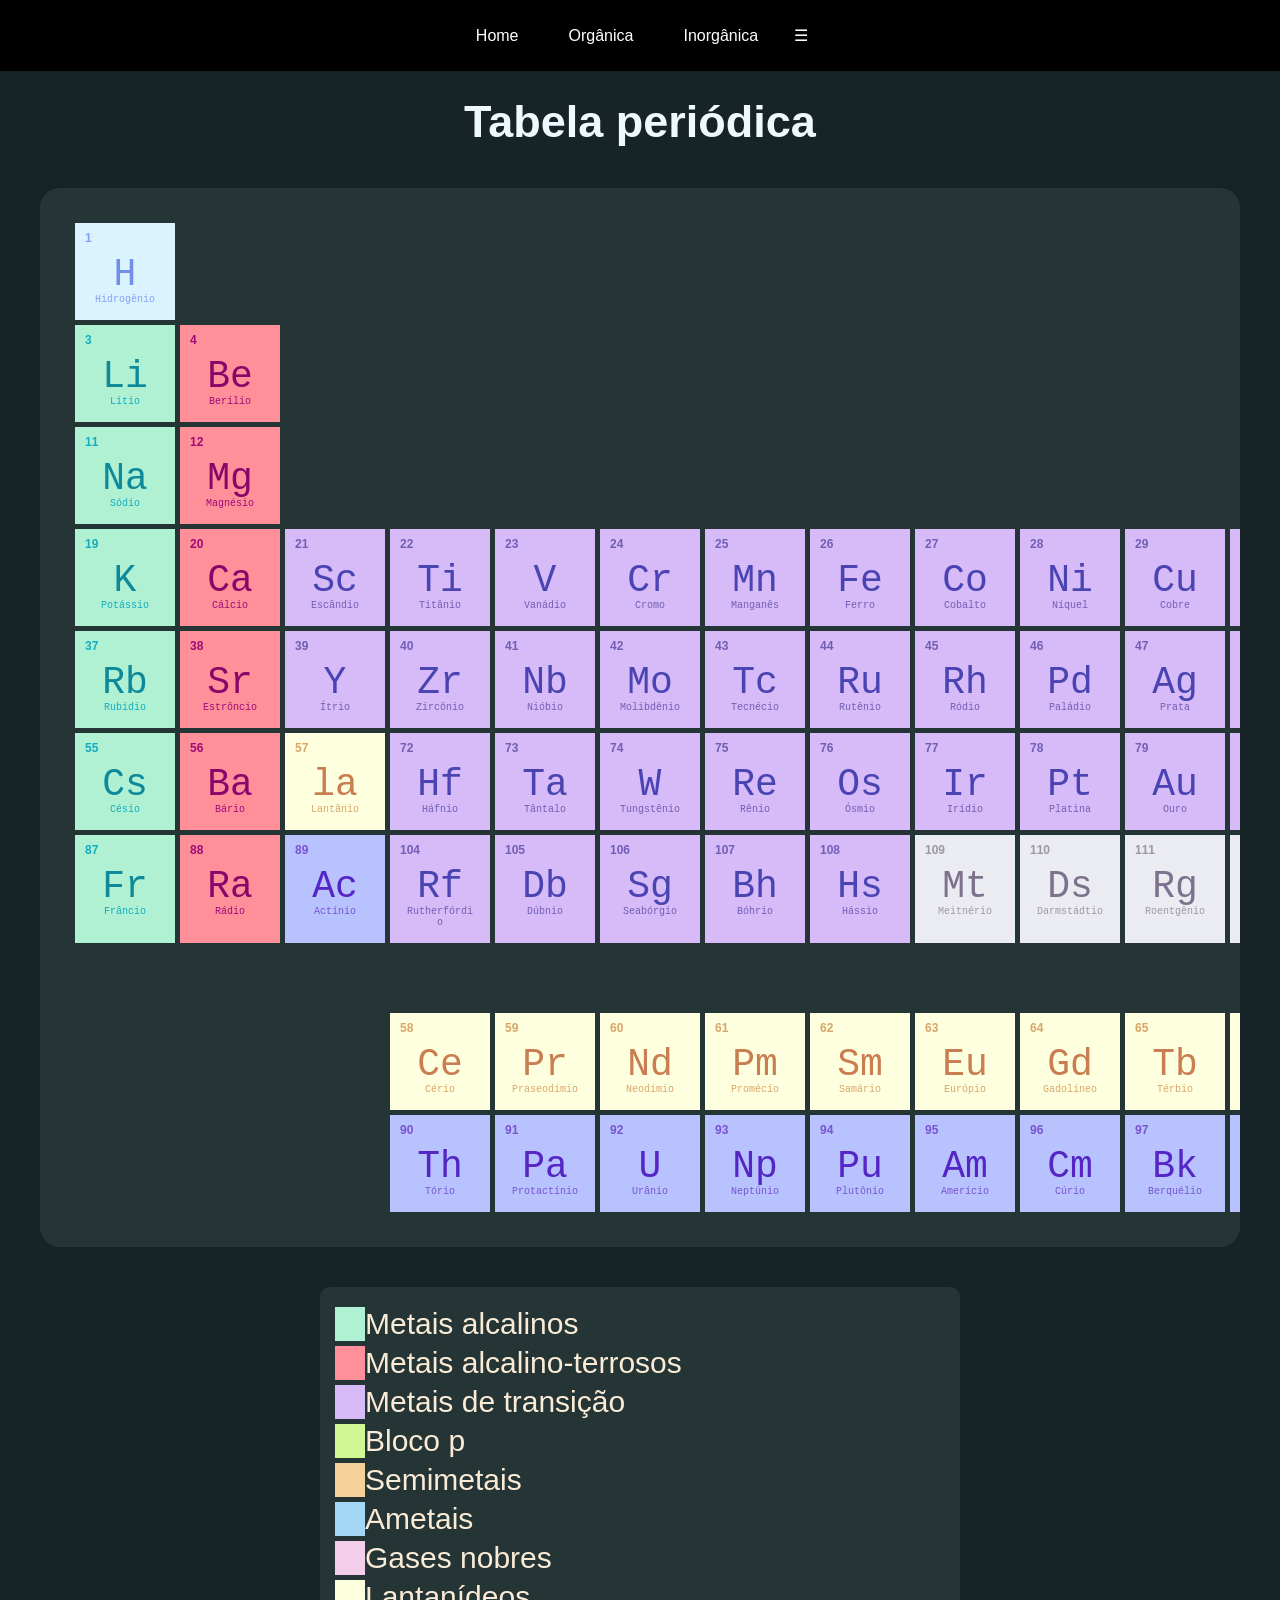
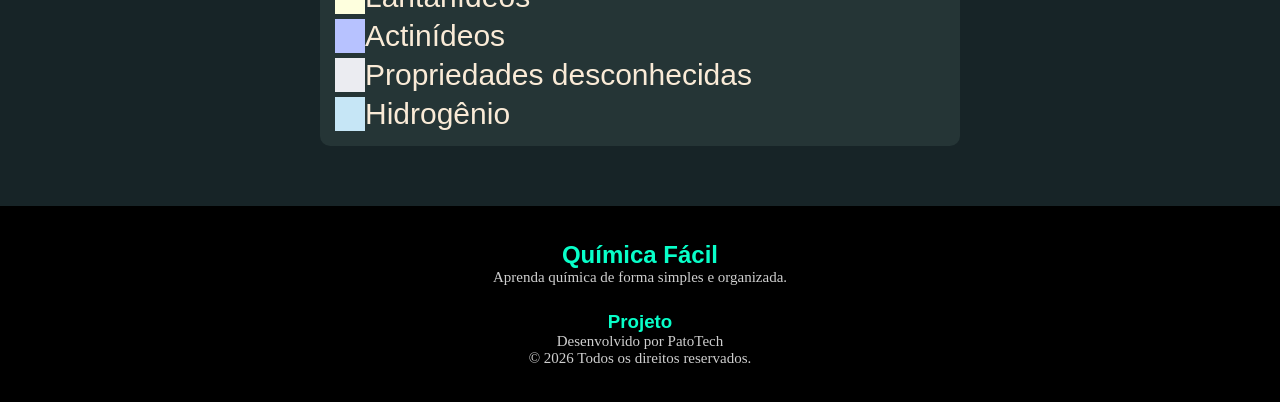
<file: tabelaPeriodica.html>
<!DOCTYPE html>
<html lang="pt-br">

<head>
    <meta charset="UTF-8">
    <meta name="viewport" content="width=device-width, initial-scale=1.0">
    <title>Tabela Periódica</title>
    <link rel="stylesheet" href="./style2.css">
</head>

<body>
    <header>
        <div class="all-menu">
            <nav>
                <ul class="ul-menu">
                    <li><a href="./index.html"><button class="btn-padrao">Home</button></a></li>
                    <li><a href="./organica.html"><button class="btn-padrao">Orgânica</button></a></li>
                    <li><a href="./inorganica.html"><button class="btn-padrao">Inorgânica</button></a></li>
                </ul>
            </nav>
            <div class="dropdown">
                <button class="dropbtn">☰</button>
                <div class="dropdown-content">
                    <a href="./tabelaPeriodica.html">Tabela periódica</a>
                    <a href="#">Diagrama de Linus Pauling</a>
                    <a href="#">Dev</a>
                </div>
            </div>
        </div>
    </header>
    <h1 class="tabelah1">Tabela periódica</h1>
    <main>
        <table>
            <colgroup>
                <col>
                <col>
                <col>
                <col>
                <col>
                <col>
                <col>
                <col>
                <col>
                <col>
                <col>
                <col>
                <col>
                <col>
                <col>
                <col>
                <col>
                <col>
            </colgroup>
            <tbody></tbody>
            <tr>
                <!-- Coluna 1 -->
                <td class="hidrogenio">
                    <span class="n-atomico">1</span><br>
                    <p class="sigla">H</p>
                    <p class="nome">Hidrogênio</p>
                </td>

                <!-- Colunas de 2 a 17 (Vão central invisível) -->
                <td colspan="16" class="vazio"></td>

                <!-- Coluna 18 -->
                <td class="gases-nobres">
                    <span class="n-atomico">2</span><br>
                    <p class="sigla">He</p>
                    <p class="nome">Hélio</p>
                </td>
            </tr>
            <tr>
                <!-- Coluna 1 da linha 2 -->
                <td class="metais-alcalinos">
                    <span class="n-atomico">3</span><br>
                    <p class="sigla">Li</p>
                    <p class="nome">Lítio</p>
                </td>
                <td class="metais-alcalinoterrosos">
                    <span class="n-atomico">4</span><br>
                    <p class="sigla">Be</p>
                    <p class="nome">Berílio</p>
                </td>
                <td colspan="10" class="vazio"></td>
                <td class="semimetais">
                    <span class="n-atomico">5</span><br>
                    <p class="sigla">B</p>
                    <p class="nome">Boro</p>
                </td>
                <td class="ametais">
                    <span class="n-atomico">6</span><br>
                    <p class="sigla">C</p>
                    <p class="nome">Carbono</p>
                </td>
                <td class="ametais">
                    <span class="n-atomico">7</span><br>
                    <p class="sigla">N</p>
                    <p class="nome">Nitrogênio</p>
                </td>
                <td class="ametais">
                    <span class="n-atomico">8</span><br>
                    <p class="sigla">O</p>
                    <p class="nome">Oxigênio</p>
                </td>
                <td class="ametais">
                    <span class="n-atomico">9</span><br>
                    <p class="sigla">F</p>
                    <p class="nome">Flúor</p>
                </td>
                <td class="gases-nobres">
                    <span class="n-atomico">10</span><br>
                    <p class="sigla">Ne</p>
                    <p class="nome">Neônio</p>
                </td>
            </tr>

            <tr>
                <td class="metais-alcalinos">
                    <span class="n-atomico">11</span><br>
                    <p class="sigla">Na</p>
                    <p class="nome">Sódio</p>
                </td>
                <td class="metais-alcalinoterrosos">
                    <span class="n-atomico">12</span><br>
                    <p class="sigla">Mg</p>
                    <p class="nome">Magnésio</p>
                </td>
                <td colspan="10" class="vazio"></td>
                <td class="bloco-p">
                    <span class="n-atomico">13</span><br>
                    <p class="sigla">Al</p>
                    <p class="nome">Alumínio</p>
                </td>
                <td class="semimetais">
                    <span class="n-atomico">14</span><br>
                    <p class="sigla">Si</p>
                    <p class="nome">Silício</p>
                </td>
                <td class="ametais">
                    <span class="n-atomico">15</span><br>
                    <p class="sigla">P</p>
                    <p class="nome">Fósforo</p>
                </td>
                <td class="ametais">
                    <span class="n-atomico">16</span><br>
                    <p class="sigla">S</p>
                    <p class="nome">Enxofre</p>
                </td>
                <td class="ametais">
                    <span class="n-atomico">17</span><br>
                    <p class="sigla">Cl</p>
                    <p class="nome">Cloro</p>
                </td>
                <td class="gases-nobres">
                    <span class="n-atomico">18</span><br>
                    <p class="sigla">Ar</p>
                    <p class="nome">Argônio</p>
                </td>
            </tr>
            <tr>
                <td class="metais-alcalinos">
                    <span class="n-atomico">19</span><br>
                    <p class="sigla">K</p>
                    <p class="nome">Potássio</p>
                </td>
                <td class="metais-alcalinoterrosos">
                    <span class="n-atomico">20</span><br>
                    <p class="sigla">Ca</p>
                    <p class="nome">Cálcio</p>
                </td>

                <td class="metal-transicao">
                    <span class="n-atomico">21</span><br>
                    <p class="sigla">Sc</p>
                    <p class="nome">Escândio</p>
                </td>
                <td class="metal-transicao">
                    <span class="n-atomico">22</span><br>
                    <p class="sigla">Ti</p>
                    <p class="nome">Titânio</p>
                </td>
                <td class="metal-transicao">
                    <span class="n-atomico">23</span><br>
                    <p class="sigla">V</p>
                    <p class="nome">Vanádio</p>
                </td>
                <td class="metal-transicao">
                    <span class="n-atomico">24</span><br>
                    <p class="sigla">Cr</p>
                    <p class="nome">Cromo</p>
                </td>
                <td class="metal-transicao">
                    <span class="n-atomico">25</span><br>
                    <p class="sigla">Mn</p>
                    <p class="nome">Manganês</p>
                </td>
                <td class="metal-transicao">
                    <span class="n-atomico">26</span><br>
                    <p class="sigla">Fe</p>
                    <p class="nome">Ferro</p>
                </td>
                <td class="metal-transicao">
                    <span class="n-atomico">27</span><br>
                    <p class="sigla">Co</p>
                    <p class="nome">Cobalto</p>
                </td>
                <td class="metal-transicao">
                    <span class="n-atomico">28</span><br>
                    <p class="sigla">Ni</p>
                    <p class="nome">Níquel</p>
                </td>

                <td class="metal-transicao">
                    <span class="n-atomico">29</span><br>
                    <p class="sigla">Cu</p>
                    <p class="nome">Cobre</p>
                </td>
                <td class="metal-transicao">
                    <span class="n-atomico">30</span><br>
                    <p class="sigla">Zn</p>
                    <p class="nome">Zinco</p>
                </td>
                <td class="bloco-p">
                    <span class="n-atomico">31</span><br>
                    <p class="sigla">Ga</p>
                    <p class="nome">Gálio</p>
                </td>
                <td class="semimetais">
                    <span class="n-atomico">32</span><br>
                    <p class="sigla">Ge</p>
                    <p class="nome">germânio</p>
                </td>
                <td class="semimetais">
                    <span class="n-atomico">33</span><br>
                    <p class="sigla">As</p>
                    <p class="nome">Arsênio</p>
                </td>
                <td class="ametais">
                    <span class="n-atomico">34</span><br>
                    <p class="sigla">Se</p>
                    <p class="nome">Selênio</p>
                </td>
                <td class="ametais">
                    <span class="n-atomico">35</span><br>
                    <p class="sigla">Br</p>
                    <p class="nome">Bromo</p>
                </td>
                <td class="gases-nobres">
                    <span class="n-atomico">36</span><br>
                    <p class="sigla">Kr</p>
                    <p class="nome">Criptônio</p>
                </td>
            </tr>
            <tr>
                <td class="metais-alcalinos">
                    <span class="n-atomico">37</span><br>
                    <p class="sigla">Rb</p>
                    <p class="nome">Rubídio</p>
                </td>
                <td class="metais-alcalinoterrosos">
                    <span class="n-atomico">38</span><br>
                    <p class="sigla">Sr</p>
                    <p class="nome">Estrôncio</p>
                </td>

                <td class="metal-transicao">
                    <span class="n-atomico">39</span><br>
                    <p class="sigla">Y</p>
                    <p class="nome">Ítrio</p>
                </td>
                <td class="metal-transicao">
                    <span class="n-atomico">40</span><br>
                    <p class="sigla">Zr</p>
                    <p class="nome">Zircônio</p>
                </td>
                <td class="metal-transicao">
                    <span class="n-atomico">41</span><br>
                    <p class="sigla">Nb</p>
                    <p class="nome">Nióbio</p>
                </td>
                <td class="metal-transicao">
                    <span class="n-atomico">42</span><br>
                    <p class="sigla">Mo</p>
                    <p class="nome">Molibdênio</p>
                </td>
                <td class="metal-transicao">
                    <span class="n-atomico">43</span><br>
                    <p class="sigla">Tc</p>
                    <p class="nome">Tecnécio</p>
                </td>
                <td class="metal-transicao">
                    <span class="n-atomico">44</span><br>
                    <p class="sigla">Ru</p>
                    <p class="nome">Rutênio</p>
                </td>
                <td class="metal-transicao">
                    <span class="n-atomico">45</span><br>
                    <p class="sigla">Rh</p>
                    <p class="nome">Ródio</p>
                </td>
                <td class="metal-transicao">
                    <span class="n-atomico">46</span><br>
                    <p class="sigla">Pd</p>
                    <p class="nome">Paládio</p>
                </td>

                <td class="metal-transicao">
                    <span class="n-atomico">47</span><br>
                    <p class="sigla">Ag</p>
                    <p class="nome">Prata</p>
                </td>
                <td class="metal-transicao">
                    <span class="n-atomico">48</span><br>
                    <p class="sigla">Cd</p>
                    <p class="nome">Cádmio</p>
                </td>
                <td class="bloco-p">
                    <span class="n-atomico">49</span><br>
                    <p class="sigla">In</p>
                    <p class="nome">Índio</p>
                </td>
                <td class="bloco-p">
                    <span class="n-atomico">50</span><br>
                    <p class="sigla">Sn</p>
                    <p class="nome">Estanho</p>
                </td>
                <td class="semimetais">
                    <span class="n-atomico">51</span><br>
                    <p class="sigla">Sb</p>
                    <p class="nome">Antimônio</p>
                </td>
                <td class="semimetais">
                    <span class="n-atomico">52</span><br>
                    <p class="sigla">Te</p>
                    <p class="nome">Telúrio</p>
                </td>
                <td class="ametais">
                    <span class="n-atomico">53</span><br>
                    <p class="sigla">I</p>
                    <p class="nome">Iodo</p>
                </td>
                <td class="gases-nobres">
                    <span class="n-atomico">54</span><br>
                    <p class="sigla">Xe</p>
                    <p class="nome">Xenônio</p>
                </td>
            </tr>

            <tr>
                <td class="metais-alcalinos">
                    <span class="n-atomico">55</span><br>
                    <p class="sigla">Cs</p>
                    <p class="nome">Césio</p>
                </td>
                <td class="metais-alcalinoterrosos">
                    <span class="n-atomico">56</span><br>
                    <p class="sigla">Ba</p>
                    <p class="nome">Bário</p>
                </td>

                <td class="lantanideos">
                    <span class="n-atomico">57</span><br>
                    <p class="sigla">la</p>
                    <p class="nome">Lantânio</p>
                </td>
                <td class="metal-transicao">
                    <span class="n-atomico">72</span><br>
                    <p class="sigla">Hf</p>
                    <p class="nome">Háfnio</p>
                </td>
                <td class="metal-transicao">
                    <span class="n-atomico">73</span><br>
                    <p class="sigla">Ta</p>
                    <p class="nome">Tântalo</p>
                </td>
                <td class="metal-transicao">
                    <span class="n-atomico">74</span><br>
                    <p class="sigla">W</p>
                    <p class="nome">Tungstênio</p>
                </td>
                <td class="metal-transicao">
                    <span class="n-atomico">75</span><br>
                    <p class="sigla">Re</p>
                    <p class="nome">Rênio</p>
                </td>
                <td class="metal-transicao">
                    <span class="n-atomico">76</span><br>
                    <p class="sigla">Os</p>
                    <p class="nome">Ósmio</p>
                </td>
                <td class="metal-transicao">
                    <span class="n-atomico">77</span><br>
                    <p class="sigla">Ir</p>
                    <p class="nome">Irídio</p>
                </td>
                <td class="metal-transicao">
                    <span class="n-atomico">78</span><br>
                    <p class="sigla">Pt</p>
                    <p class="nome">Platina</p>
                </td>

                <td class="metal-transicao">
                    <span class="n-atomico">79</span><br>
                    <p class="sigla">Au</p>
                    <p class="nome">Ouro</p>
                </td>
                <td class="metal-transicao">
                    <span class="n-atomico">80</span><br>
                    <p class="sigla">Hg</p>
                    <p class="nome">Mercúrio</p>
                </td>
                <td class="bloco-p">
                    <span class="n-atomico">81</span><br>
                    <p class="sigla">Tl</p>
                    <p class="nome">Tálio</p>
                </td>
                <td class="bloco-p">
                    <span class="n-atomico">82</span><br>
                    <p class="sigla">Pb</p>
                    <p class="nome">Chumbo</p>
                </td>
                <td class="bloco-p">
                    <span class="n-atomico">83</span><br>
                    <p class="sigla">Bi</p>
                    <p class="nome">Bismuto</p>
                </td>
                <td class="bloco-p">
                    <span class="n-atomico">84</span><br>
                    <p class="sigla">Po</p>
                    <p class="nome">Polônio</p>
                </td>
                <td class="bloco-p">
                    <span class="n-atomico">85</span><br>
                    <p class="sigla">At</p>
                    <p class="nome">Ástato</p>
                </td>
                <td class="gases-nobres">
                    <span class="n-atomico">86</span><br>
                    <p class="sigla">86</p>
                    <p class="nome">Radônio</p>
                </td>
            </tr>

            <tr>
                <td class="metais-alcalinos">
                    <span class="n-atomico">87</span><br>
                    <p class="sigla">Fr</p>
                    <p class="nome">Frâncio</p>
                </td>
                <td class="metais-alcalinoterrosos">
                    <span class="n-atomico">88</span><br>
                    <p class="sigla">Ra</p>
                    <p class="nome">Rádio</p>
                </td>

                <td class="actinideos">
                    <span class="n-atomico">89</span><br>
                    <p class="sigla">Ac</p>
                    <p class="nome">Actínio</p>
                </td>
                <td class="metal-transicao">
                    <span class="n-atomico">104</span><br>
                    <p class="sigla">Rf</p>
                    <p class="nome">Rutherfórdio</p>
                </td>
                <td class="metal-transicao">
                    <span class="n-atomico">105</span><br>
                    <p class="sigla">Db</p>
                    <p class="nome">Dúbnio</p>
                </td>
                <td class="metal-transicao">
                    <span class="n-atomico">106</span><br>
                    <p class="sigla">Sg</p>
                    <p class="nome">Seabórgio</p>
                </td>
                <td class="metal-transicao">
                    <span class="n-atomico">107</span><br>
                    <p class="sigla">Bh</p>
                    <p class="nome">Bóhrio</p>
                </td>
                <td class="metal-transicao">
                    <span class="n-atomico">108</span><br>
                    <p class="sigla">Hs</p>
                    <p class="nome">Hássio</p>
                </td>
                <td class="desconhecido">
                    <span class="n-atomico">109</span><br>
                    <p class="sigla">Mt</p>
                    <p class="nome">Meitnério</p>
                </td>
                <td class="desconhecido">
                    <span class="n-atomico">110</span><br>
                    <p class="sigla">Ds</p>
                    <p class="nome">Darmstádtio</p>
                </td>

                <td class="desconhecido">
                    <span class="n-atomico">111</span><br>
                    <p class="sigla">Rg</p>
                    <p class="nome">Roentgênio</p>
                </td>
                <td class="desconhecido">
                    <span class="n-atomico">112</span><br>
                    <p class="sigla">Cn</p>
                    <p class="nome">Copernício</p>
                </td>
                <td class="desconhecido">
                    <span class="n-atomico">113</span><br>
                    <p class="sigla">Nh</p>
                    <p class="nome">Nihônio</p>
                </td>
                <td class="desconhecido">
                    <span class="n-atomico">114</span><br>
                    <p class="sigla">Fl</p>
                    <p class="nome">Fleróvio</p>
                </td>
                <td class="desconhecido">
                    <span class="n-atomico">115</span><br>
                    <p class="sigla">Mc</p>
                    <p class="nome">Moscóvio</p>
                </td>
                <td class="desconhecido">
                    <span class="n-atomico">116</span><br>
                    <p class="sigla">Lv</p>
                    <p class="nome">Livermório</p>
                </td>
                <td class="desconhecido">
                    <span class="n-atomico">117</span><br>
                    <p class="sigla">Ts</p>
                    <p class="nome">Tenesso</p>
                </td>
                <td class="desconhecido">
                    <span class="n-atomico">118</span><br>
                    <p class="sigla">86</p>
                    <p class="nome">organessônio</p>
                </td>
            </tr>
            <tr class="espaco">
                <td colspan="18"></td>
            </tr>
            <tr>
                <td colspan="3" class="vazio"></td>
                <td class="lantanideos">
                    <span class="n-atomico">58</span><br>
                    <p class="sigla">Ce</p>
                    <p class="nome">Cério</p>
                </td>
                <td class="lantanideos">
                    <span class="n-atomico">59</span><br>
                    <p class="sigla">Pr</p>
                    <p class="nome">Praseodímio</p>
                </td>

                <td class="lantanideos">
                    <span class="n-atomico">60</span><br>
                    <p class="sigla">Nd</p>
                    <p class="nome">Neodímio</p>
                </td>
                <td class="lantanideos">
                    <span class="n-atomico">61</span><br>
                    <p class="sigla">Pm</p>
                    <p class="nome">Promécio</p>
                </td>
                <td class="lantanideos">
                    <span class="n-atomico">62</span><br>
                    <p class="sigla">Sm</p>
                    <p class="nome">Samário</p>
                </td>
                <td class="lantanideos">
                    <span class="n-atomico">63</span><br>
                    <p class="sigla">Eu</p>
                    <p class="nome">Európio</p>
                </td>
                <td class="lantanideos">
                    <span class="n-atomico">64</span><br>
                    <p class="sigla">Gd</p>
                    <p class="nome">Gadolíneo</p>
                </td>
                <td class="lantanideos">
                    <span class="n-atomico">65</span><br>
                    <p class="sigla">Tb</p>
                    <p class="nome">Térbio</p>
                </td>
                <td class="lantanideos">
                    <span class="n-atomico">66</span><br>
                    <p class="sigla">Dy</p>
                    <p class="nome">Disprósio</p>
                </td>
                <td class="lantanideos">
                    <span class="n-atomico">67</span><br>
                    <p class="sigla">Ho</p>
                    <p class="nome">Hólmio</p>
                </td>

                <td class="lantanideos">
                    <span class="n-atomico">68</span><br>
                    <p class="sigla">Er</p>
                    <p class="nome">Érbio</p>
                </td>
                <td class="lantanideos">
                    <span class="n-atomico">69</span><br>
                    <p class="sigla">Tm</p>
                    <p class="nome">Túlio</p>
                </td>
                <td class="lantanideos">
                    <span class="n-atomico">70</span><br>
                    <p class="sigla">Yb</p>
                    <p class="nome">Itérbio</p>
                </td>
                <td class="lantanideos">
                    <span class="n-atomico">71</span><br>
                    <p class="sigla">Lu</p>
                    <p class="nome">Lutécio</p>
                </td>
            </tr>

            <tr>
                <td colspan="3" class="vazio"></td>
                <td class="actinideos">
                    <span class="n-atomico">90</span><br>
                    <p class="sigla">Th</p>
                    <p class="nome">Tório</p>
                </td>
                <td class="actinideos">
                    <span class="n-atomico">91</span><br>
                    <p class="sigla">Pa</p>
                    <p class="nome">Protactínio</p>
                </td>

                <td class="actinideos">
                    <span class="n-atomico">92</span><br>
                    <p class="sigla">U</p>
                    <p class="nome">Urânio</p>
                </td>
                <td class="actinideos">
                    <span class="n-atomico">93</span><br>
                    <p class="sigla">Np</p>
                    <p class="nome">Neptúnio</p>
                </td>
                <td class="actinideos">
                    <span class="n-atomico">94</span><br>
                    <p class="sigla">Pu</p>
                    <p class="nome">Plutônio</p>
                </td>
                <td class="actinideos">
                    <span class="n-atomico">95</span><br>
                    <p class="sigla">Am</p>
                    <p class="nome">Amerício</p>
                </td>
                <td class="actinideos">
                    <span class="n-atomico">96</span><br>
                    <p class="sigla">Cm</p>
                    <p class="nome">Cúrio</p>
                </td>
                <td class="actinideos">
                    <span class="n-atomico">97</span><br>
                    <p class="sigla">Bk</p>
                    <p class="nome">Berquélio</p>
                </td>
                <td class="actinideos">
                    <span class="n-atomico">98</span><br>
                    <p class="sigla">Cf</p>
                    <p class="nome">Califórnio</p>
                </td>
                <td class="actinideos">
                    <span class="n-atomico">99</span><br>
                    <p class="sigla">Es</p>
                    <p class="nome">Einstênio</p>
                </td>

                <td class="actinideos">
                    <span class="n-atomico">100</span><br>
                    <p class="sigla">Fm</p>
                    <p class="nome">Férmio</p>
                </td>
                <td class="actinideos">
                    <span class="n-atomico">101</span><br>
                    <p class="sigla">Md</p>
                    <p class="nome">Mendelévio</p>
                </td>
                <td class="actinideos">
                    <span class="n-atomico">102</span><br>
                    <p class="sigla">No</p>
                    <p class="nome">Nobélio</p>
                </td>
                <td class="actinideos">
                    <span class="n-atomico">103</span><br>
                    <p class="sigla">Lr</p>
                    <p class="nome">Laurêncio</p>
                </td>
            </tr>

            </tbody>
        </table>
    </main>
 <div class="familias">
    <ul class="col1">
        <li class="p1">Metais alcalinos</li>
        <li class="p2">Metais alcalino-terrosos</li>
        <li class="p3">Metais de transição</li>
        <li class="p4">Bloco p</li>
        <li class="p5">Semimetais</li>
        <li class="p6">Ametais</li>
        <li class="p7">Gases nobres</li>
        <li class="p8">Lantanídeos</li>
        <li class="p9">Actinídeos</li>
        <li class="p10">Propriedades desconhecidas</li>
        <li class="p11">Hidrogênio</li>
    </ul>
</div>
    <footer>
        <div class="footer-container">
            <div class="footer-esquerda">
                <h2>Química Fácil</h2>
                <p>Aprenda química de forma simples e organizada.</p>
            </div>
            <div class="footer-info">
                <h3>Projeto</h3>
                <p>Desenvolvido por PatoTech</p>
                <p>© 2026 Todos os direitos reservados.</p>
            </div>
        </div>
    </footer>
</body>

</html>
</file>
<file: style2.css>
html {
    scrollbar-color: rgb(80, 169, 154) rgb(23, 36, 39);
}

* {
    margin: 0;
    padding: 0;
    box-sizing: border-box;
}

body {
    background-color: rgb(23, 36, 39);
    overflow-x: hidden;
}

header {
    width: 100%;
}

.all-menu {
    display: flex;
    justify-content: center;
    align-items: center;
    flex-wrap: wrap;
    background-color: black;
    width: 100%;
    padding: 10px 0;
}

.ul-menu {
    display: flex;
    gap: 10px;
    list-style: none;
}

li {
    list-style: none;
}

li a {
    text-decoration: none;
}

.btn-padrao {
    position: relative;
    background: none;
    border: none;
    padding: 10px 20px;
    cursor: pointer;
    font-size: 16px;
    color: white;
}

.btn-padrao::after {
    content: "";
    position: absolute;
    left: 0;
    bottom: 0;
    width: 0;
    height: 2px;
    background-color: rgb(8, 255, 201);
    transition: width .3s ease;
}

.btn-padrao:hover::after {
    width: 100%;
}

.dropdown {
    position: relative;
    display: inline-block;
}

.dropbtn {
    background: black;
    color: white;
    padding: 16px;
    border: none;
    cursor: pointer;
    font-size: 16px;
}

.dropdown:hover .dropbtn {
    background-color: rgb(43, 41, 41);
    color: rgb(8, 255, 201);
}

.dropdown-content {
    display: none;
    position: absolute;
    top: 100%;
    left: 0;
    min-width: 200px;
    background: #f1f1f1;
    box-shadow: 0 8px 16px rgba(0, 0, 0, .2);
    z-index: 100;
}

.dropdown:hover .dropdown-content {
    display: block;
}

.dropdown-content a {
    display: block;
    text-decoration: none;
    color: black;
    padding: 12px 16px;
}

.dropdown-content a:hover {
    background: #ddd;
}

main {
    background: rgb(37, 53, 54);
    margin: 40px;
    padding: 30px;
    border-radius: 20px;

}

main h3 {
    font-size: 45px;
    text-align: center;
    font-family: Andale Mono, monospace;
    color: rgb(10, 25, 36);
    margin-bottom: 20px;
}

main p {
    font-size: 22px;
    text-align: center;
    font-family: Andale Mono, monospace;
    color: rgb(10, 25, 36);
    margin-bottom: 20px;
}

.tabelas {
    display: flex;
    justify-content: center;
    align-items: flex-start;
    gap: 20px;
    flex-wrap: wrap;
    width: 100%;
}

.tabelas table {
    flex: 1 1 320px;
    max-width: 450px;
    min-width: 280px;
}

footer {
    margin-top: 60px;
    background: black;
    color: white;
}

.footer-container {
    max-width: 1200px;
    margin: auto;
    padding: 35px;
    display: flex;
    flex-direction: column;
    align-items: center;
    gap: 25px;
    text-align: center;
}

.footer-container h2,
.footer-container h3 {
    color: rgb(8, 255, 201);
    font-family: Arial, Helvetica, sans-serif;
}

.footer-container p {
    color: #cfcfcf;
    font-size: 15px;
}

.footer-links a {
    color: white;
    text-decoration: none;
    transition: .2s;
}

.footer-links a:hover {
    color: rgb(8, 255, 201);
}

main {
    margin: 40px;
    padding: 30px;
    border-radius: 20px;
    overflow-x: auto;
}

main h3 {
    font-size: 45px;
    text-align: center;
    font-family: Andale Mono, monospace;
    color: rgb(10, 25, 36);
    margin-bottom: 20px;
}

main p {
    font-size: 22px;
    text-align: center;
    font-family: Andale Mono, monospace;
    color: rgb(10, 25, 36);
    margin-bottom: 20px;
}


main table {
    table-layout: fixed;
    width: 100%;
    border-collapse: separate;
    border-spacing: 5px;
}

main table col {
    width: 100px;
}

main table th {
    background-color: rgb(23, 36, 39);
    color: white;
    padding: 15px;
    font-size: 24px;
    border-radius: 10px;
    font-family: 'Franklin Gothic Medium', Arial, sans-serif;
}

main table td {
    text-align: center;
    vertical-align: top;
}

.vazio {
    background: transparent;
    border: none;
    box-shadow: none;
    padding: 0;
}

.hidrogenio {
    cursor: pointer;
    background-color: rgb(219, 243, 255);
    padding: 15px;
    word-wrap: break-word;
    position: relative;
    color: rgb(133, 160, 247);
    font-family: 'Franklin Gothic Medium', 'Arial Narrow', Arial, sans-serif;
}

.gases-nobres {
    cursor: pointer;
    background-color: rgb(243, 206, 235);
    padding: 15px;
    word-wrap: break-word;
    position: relative;
    color: rgb(189, 79, 174);
    font-family: 'Franklin Gothic Medium', 'Arial Narrow', Arial, sans-serif;
}

.metais-alcalinos {
    cursor: pointer;
    background-color: rgb(176, 241, 211);
    padding: 15px;
    word-wrap: break-word;
    position: relative;
    color: rgb(19, 172, 192);
    font-family: 'Franklin Gothic Medium', 'Arial Narrow', Arial, sans-serif;
}

.metais-alcalinoterrosos {
    cursor: pointer;
    background-color: rgb(255, 144, 153);
    padding: 15px;
    word-wrap: break-word;
    position: relative;
    color: rgb(158, 10, 121);
    font-family: 'Franklin Gothic Medium', 'Arial Narrow', Arial, sans-serif;
}

.semimetais {
    cursor: pointer;
    background-color: rgb(245, 208, 153);
    padding: 15px;
    word-wrap: break-word;
    position: relative;
    color: rgb(199, 102, 37);
    font-family: 'Franklin Gothic Medium', 'Arial Narrow', Arial, sans-serif;
}

.ametais {
    cursor: pointer;
    background-color: rgb(163, 215, 245);
    padding: 15px;
    word-wrap: break-word;
    position: relative;
    color: rgb(75, 89, 212);
    font-family: 'Franklin Gothic Medium', 'Arial Narrow', Arial, sans-serif;
}

.bloco-p {
    cursor: pointer;
    background-color: rgb(208, 247, 145);
    padding: 15px;
    word-wrap: break-word;
    position: relative;
    color: rgb(82, 158, 101);
    font-family: 'Franklin Gothic Medium', 'Arial Narrow', Arial, sans-serif;
}

.metal-transicao {
    cursor: pointer;
    background-color: rgb(215, 186, 248);
    padding: 15px;
    word-wrap: break-word;
    position: relative;
    color: rgb(113, 95, 180);
    font-family: 'Franklin Gothic Medium', 'Arial Narrow', Arial, sans-serif;
}

.lantanideos {
    cursor: pointer;
    background-color: rgb(254, 255, 222);
    padding: 15px;
    word-wrap: break-word;
    position: relative;
    color: rgb(218, 165, 106);
    font-family: 'Franklin Gothic Medium', 'Arial Narrow', Arial, sans-serif;
}

.actinideos {
    cursor: pointer;
    background-color: rgb(183, 194, 255);
    padding: 15px;
    word-wrap: break-word;
    position: relative;
    color: rgb(121, 84, 207);
    font-family: 'Franklin Gothic Medium', 'Arial Narrow', Arial, sans-serif;
}

.desconhecido {
    cursor: pointer;
    background-color: rgb(235, 236, 241);
    padding: 15px;
    word-wrap: break-word;
    position: relative;
    color: rgb(155, 151, 163);
    font-family: 'Franklin Gothic Medium', 'Arial Narrow', Arial, sans-serif;
}

.hidrogenio .sigla {
    color: rgb(113, 142, 235);
}

.hidrogenio .nome {
    color: rgb(133, 160, 247);
}

.gases-nobres .sigla {
    color: rgb(160, 50, 145);
}

.gases-nobres .nome {
    color: rgb(189, 79, 174);
}

.metais-alcalinos .sigla {
    color: rgb(13, 137, 153);
}

.metais-alcalinos .nome {
    color: rgb(19, 172, 192);
}

.metais-alcalinoterrosos .sigla {
    color: rgb(138, 5, 105);
}

.metais-alcalinoterrosos .nome {
    color: rgb(158, 10, 121);
}

.semimetais .sigla {
    color: rgb(148, 42, 9);
}

.semimetais .nome {
    color: rgb(199, 102, 37);
}

.ametais .sigla {
    color: rgb(54, 69, 199);
}

.ametais .nome {
    color: rgb(75, 89, 212);
}

.bloco-p .sigla {
    color: rgb(55, 129, 95);
}

.bloco-p .nome {
    color: rgb(82, 158, 101);
}

.metal-transicao .sigla {
    color: rgb(73, 68, 177);
}

.metal-transicao .nome {
    color: rgb(113, 95, 180);
}

.lantanideos .sigla {
    color: rgb(201, 125, 81);
}

.lantanideos .nome {
    color: rgb(218, 165, 106);
}

.actinideos .sigla {
    color: rgb(85, 37, 197);
}

.actinideos .nome {
    color: rgb(121, 84, 207);
}

.desconhecido .sigla {
    color: rgb(125, 114, 141);
}

.desconhecido .nome {
    color: rgb(155, 151, 163);
}

.sigla {
    font-size: 38px;
    margin: 0;
    line-height: 1;
}

.nome {
    font-size: 10px;
    margin: 0;
}

.tabelah1 {
    word-wrap: break-word;
    color: aliceblue;
    margin: 25px;
    font-size: 45px;
    text-align: center;
    font-family: 'Franklin Gothic Medium', 'Arial Narrow', Arial, sans-serif;
}

.n-atomico {
    position: absolute;
    top: 8px;
    left: 10px;
    font-weight: bold;
    font-size: 12px;
    font-weight: bold;
}

.familias {
    background-color: rgb(37, 53, 54);
    width: 50%;
    border-radius: 10px;
    margin: auto;
    font-size: 30px;
    cursor: pointer;
    color: antiquewhite;
    display: flex;
    flex-wrap: wrap;
    padding: 15px;
    font-family: 'Franklin Gothic Medium', 'Arial Narrow', Arial, sans-serif;
}

.espaco td {
    height: 60px;
    border: none;
    background: transparent;
    padding: 0;
}

li {
    list-style: none;
}
.p1 {
    border-left: 30px solid rgb(176, 241, 211);
}

.p2 {
    border-left: 30px solid rgb(255, 144, 153);
}

.p3 {
    border-left: 30px solid rgb(215, 186, 248);
}

.p4 {
    border-left: 30px solid rgb(208, 247, 145);
}

.p5 {
    border-left: 30px solid rgb(245, 208, 153);
}

.p6 {
    border-left: 30px solid rgb(163, 215, 245);
}

.p7 {
    border-left: 30px solid rgb(243, 206, 235);
}

.p8 {
    border-left: 30px solid rgb(254, 255, 222);
}

.p9 {
    border-left: 30px solid rgb(183, 194, 255);
}

.p10 {
    border-left: 30px solid rgb(235, 236, 241);
}

.p11 {
    border-left: 30px solid rgb(198, 230, 246);
}
.col1{
    display: flex;
    flex-direction: column;
    flex-wrap: wrap;
}
.col1 li{
    margin-top: 5px;
}

@media (max-width: 768px) {
    .all-menu {
        flex-direction: column;
    }

    .ul-menu {
        flex-direction: column;
        align-items: center;
        width: 100%;
        gap: 5px;
    }

    .btn-padrao {
        width: 220px;
        text-align: center;
    }

    .dropdown {
        margin-top: 10px;
    }

    .dropdown-content {
        position: static;
        width: 100%;
        box-shadow: none;
    }

    main {
        margin: 15px;
        padding: 20px;
    }

    .footer-container {
        padding: 20px;
    }
}

@media (max-width: 480px) {
    main {
        margin: 10px;
        padding: 15px;
    }

    .btn-padrao {
        width: 180px;
    }
}
</file>
